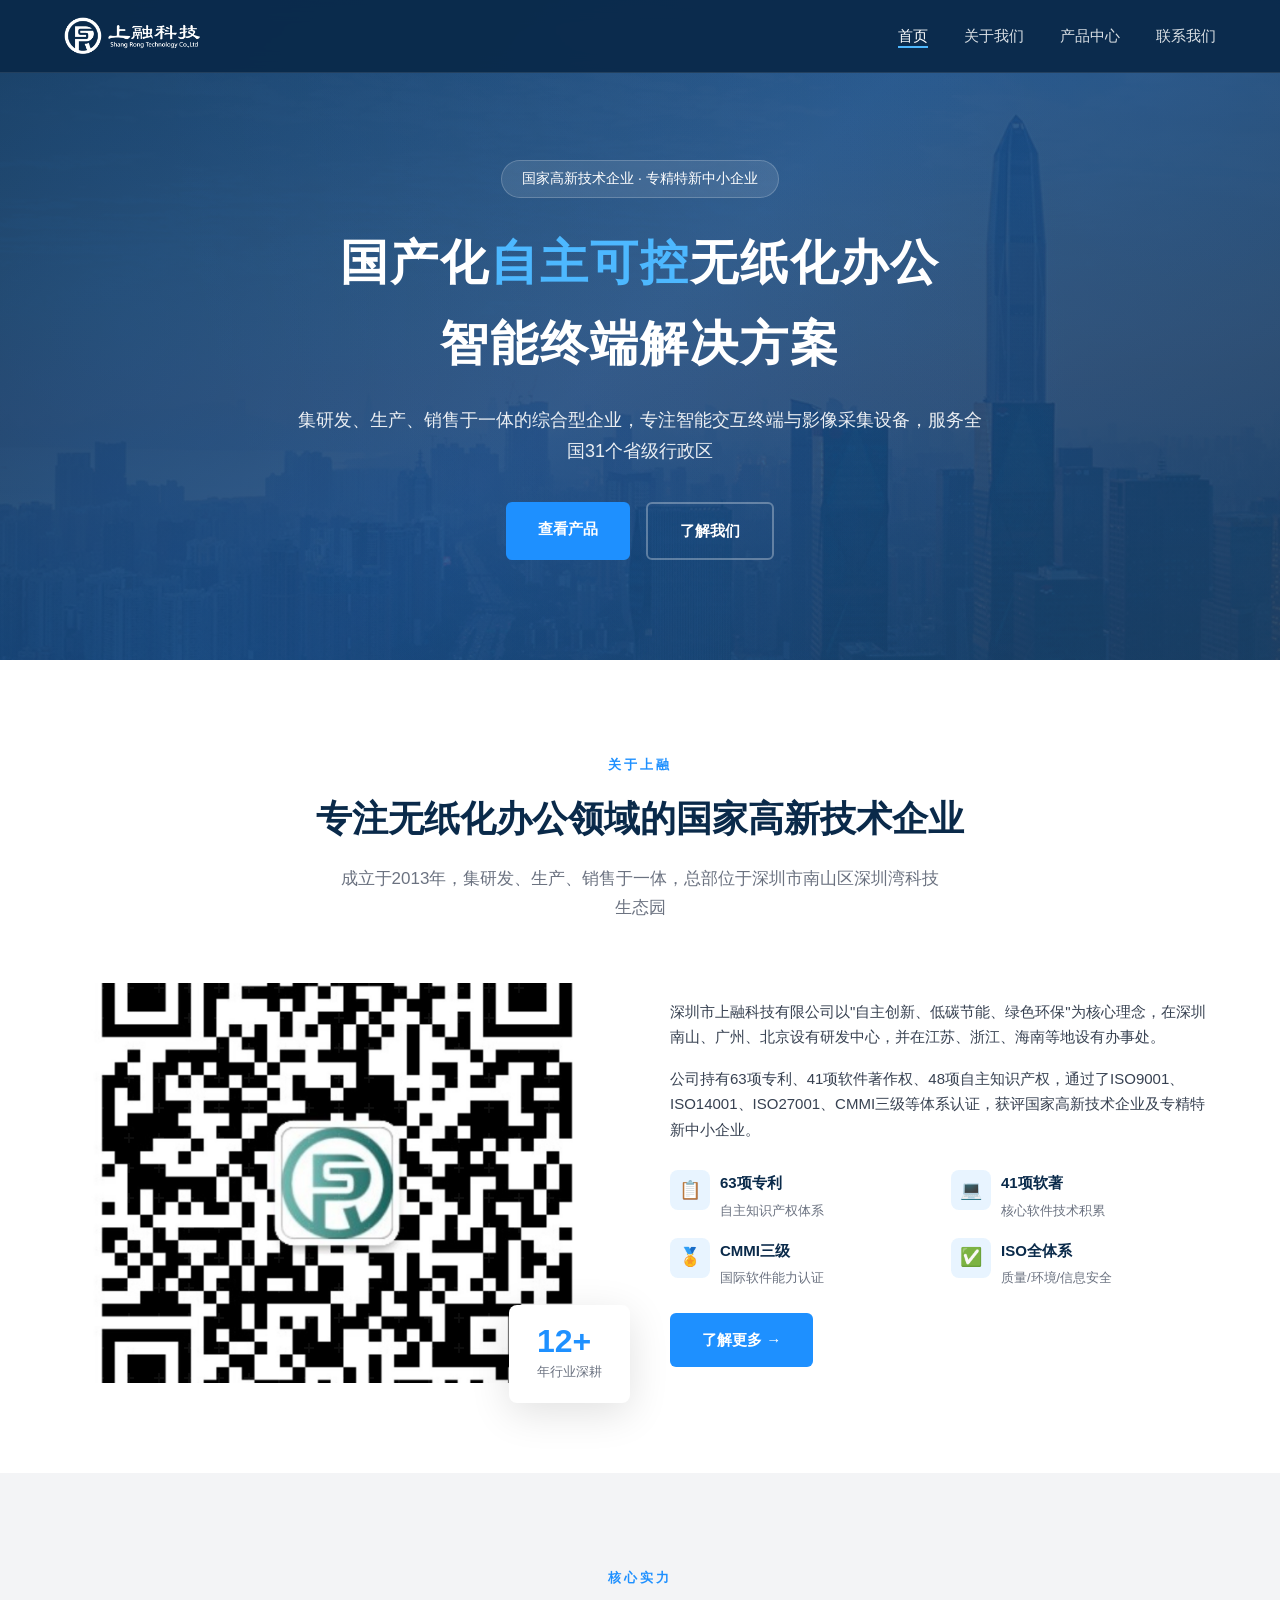
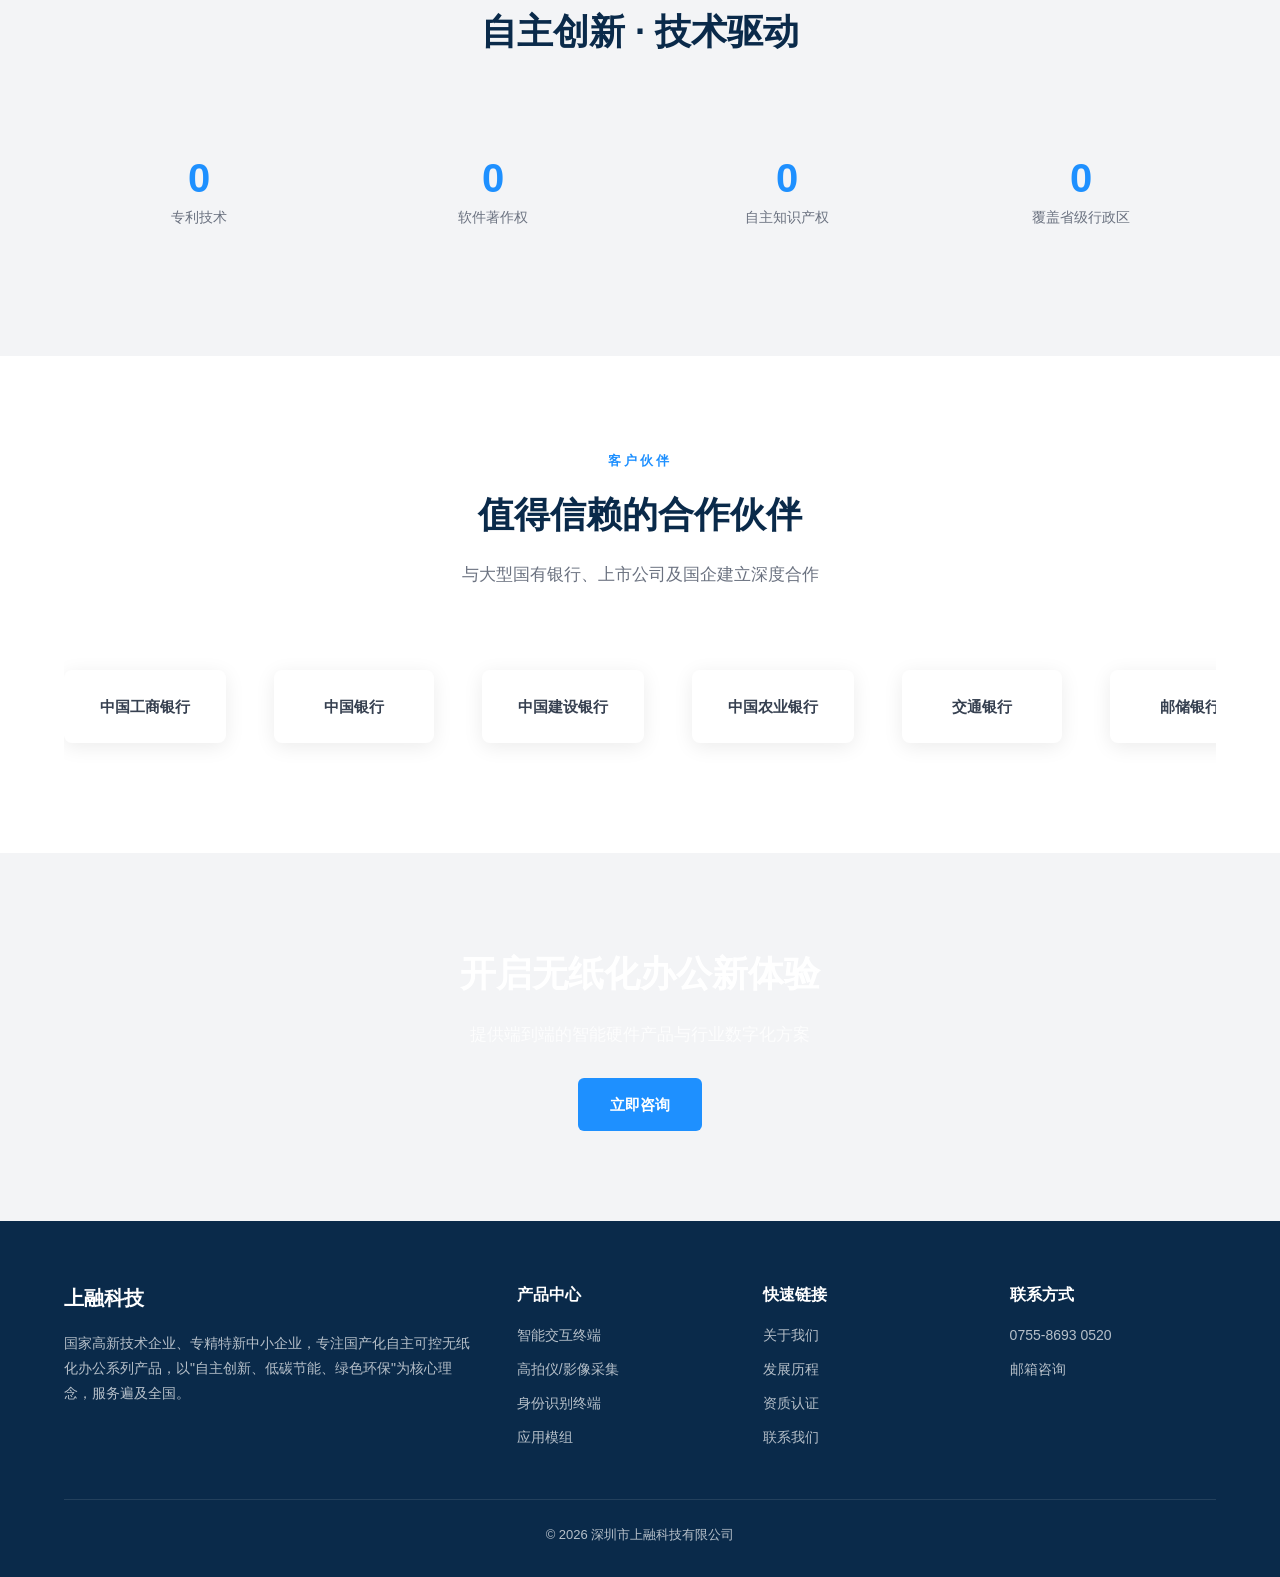
<file: index.html>
<!DOCTYPE html>
<html lang="zh-CN">
<head>
<meta charset="UTF-8">
<meta name="viewport" content="width=device-width, initial-scale=1.0">
<meta name="description" content="上融科技 - 国产化自主可控无纸化办公解决方案提供商">
<title>上融科技 | 智能无纸化办公解决方案提供商</title>
<link rel="stylesheet" href="css/style.css">
</head>
<body>

<nav class="navbar">
  <div class="container">
    <a href="index.html" class="logo">
      <img src="images/logo.png" alt="上融科技" class="logo-img">
    </a>
    <ul class="nav-links">
      <li><a href="index.html" class="active">首页</a></li>
      <li><a href="about.html">关于我们</a></li>
      <li><a href="products.html">产品中心</a></li>
      <li><a href="contact.html">联系我们</a></li>
    </ul>
  </div>
</nav>

<section class="hero" style="background: linear-gradient(135deg, rgba(10,42,74,0.92) 0%, rgba(19,64,116,0.85) 50%, rgba(26,58,92,0.92) 100%), url('images/banner.jpg') center/cover no-repeat;">
  <div class="container">
    <div class="hero-badge">国家高新技术企业 · 专精特新中小企业</div>
    <h1>国产化<span>自主可控</span>无纸化办公<br>智能终端解决方案</h1>
    <p>集研发、生产、销售于一体的综合型企业，专注智能交互终端与影像采集设备，服务全国31个省级行政区</p>
    <div class="hero-btns">
      <a href="products.html" class="btn btn-primary">查看产品</a>
      <a href="about.html" class="btn btn-outline">了解我们</a>
    </div>
  </div>
</section>

<section class="section" id="about-brief">
  <div class="container">
    <div class="section-header">
      <div class="section-label">关于上融</div>
      <h2 class="section-title">专注无纸化办公领域的国家高新技术企业</h2>
      <p class="section-desc">成立于2013年，集研发、生产、销售于一体，总部位于深圳市南山区深圳湾科技生态园</p>
    </div>
    <div class="about-grid">
      <div class="about-image">
        <div class="img-box">
          <img src="images/about-bg.jpg" alt="上融科技" style="width:100%;height:100%;object-fit:cover;">
        </div>
        <div class="stat-card">
          <div class="num">12+</div>
          <div class="label">年行业深耕</div>
        </div>
      </div>
      <div class="about-text">
        <p>深圳市上融科技有限公司以"自主创新、低碳节能、绿色环保"为核心理念，在深圳南山、广州、北京设有研发中心，并在江苏、浙江、海南等地设有办事处。</p>
        <p>公司持有63项专利、41项软件著作权、48项自主知识产权，通过了ISO9001、ISO14001、ISO27001、CMMI三级等体系认证，获评国家高新技术企业及专精特新中小企业。</p>
        <div class="about-features">
          <div class="about-feature"><span class="feat-icon">📋</span><div><h4>63项专利</h4><p>自主知识产权体系</p></div></div>
          <div class="about-feature"><span class="feat-icon">💻</span><div><h4>41项软著</h4><p>核心软件技术积累</p></div></div>
          <div class="about-feature"><span class="feat-icon">🏅</span><div><h4>CMMI三级</h4><p>国际软件能力认证</p></div></div>
          <div class="about-feature"><span class="feat-icon">✅</span><div><h4>ISO全体系</h4><p>质量/环境/信息安全</p></div></div>
        </div>
        <a href="about.html" class="btn btn-primary" style="margin-top:24px;">了解更多 →</a>
      </div>
    </div>
  </div>
</section>

<section class="section bg-gray">
  <div class="container">
    <div class="section-header">
      <div class="section-label">核心实力</div>
      <h2 class="section-title">自主创新 · 技术驱动</h2>
    </div>
    <div class="tech-grid">
      <div class="tech-card"><div class="tech-num" data-target="63">0</div><div class="tech-label">专利技术</div></div>
      <div class="tech-card"><div class="tech-num" data-target="41">0</div><div class="tech-label">软件著作权</div></div>
      <div class="tech-card"><div class="tech-num" data-target="48">0</div><div class="tech-label">自主知识产权</div></div>
      <div class="tech-card"><div class="tech-num" data-target="31">0</div><div class="tech-label">覆盖省级行政区</div></div>
    </div>
  </div>
</section>

<section class="section">
  <div class="container">
    <div class="section-header">
      <div class="section-label">客户伙伴</div>
      <h2 class="section-title">值得信赖的合作伙伴</h2>
      <p class="section-desc">与大型国有银行、上市公司及国企建立深度合作</p>
    </div>
    <div class="clients-scroll">
      <div class="clients-track">
        <span class="client-item">中国工商银行</span><span class="client-item">中国银行</span><span class="client-item">中国建设银行</span><span class="client-item">中国农业银行</span><span class="client-item">交通银行</span><span class="client-item">邮储银行</span><span class="client-item">平安银行</span><span class="client-item">太平人寿</span><span class="client-item">南天信息</span><span class="client-item">升腾资讯</span><span class="client-item">星网锐捷</span><span class="client-item">汉王鹏泰</span><span class="client-item">中国工商银行</span><span class="client-item">中国银行</span><span class="client-item">中国建设银行</span><span class="client-item">中国农业银行</span><span class="client-item">交通银行</span><span class="client-item">邮储银行</span>
      </div>
    </div>
  </div>
</section>

<section class="section bg-gray cta-section">
  <div class="container" style="text-align:center;">
    <h2 class="section-title">开启无纸化办公新体验</h2>
    <p class="section-desc" style="margin-bottom:28px;">提供端到端的智能硬件产品与行业数字化方案</p>
    <a href="contact.html" class="btn btn-primary">立即咨询</a>
  </div>
</section>

<footer class="footer">
  <div class="container">
    <div class="footer-grid">
      <div class="footer-about">
        <h3>上融科技</h3>
        <p>国家高新技术企业、专精特新中小企业，专注国产化自主可控无纸化办公系列产品，以"自主创新、低碳节能、绿色环保"为核心理念，服务遍及全国。</p>
      </div>
      <div class="footer-col">
        <h4>产品中心</h4>
        <a href="products.html">智能交互终端</a>
        <a href="products.html">高拍仪/影像采集</a>
        <a href="products.html">身份识别终端</a>
        <a href="products.html">应用模组</a>
      </div>
      <div class="footer-col">
        <h4>快速链接</h4>
        <a href="about.html">关于我们</a>
        <a href="about.html#history">发展历程</a>
        <a href="about.html#certs">资质认证</a>
        <a href="contact.html">联系我们</a>
      </div>
      <div class="footer-col">
        <h4>联系方式</h4>
        <a href="tel:0755-86930520">0755-8693 0520</a>
        <a href="mailto:business@shangrongtech.com">邮箱咨询</a>
      </div>
    </div>
    <div class="footer-bottom">
      <p>&copy; 2026 深圳市上融科技有限公司</p>
    </div>
  </div>
</footer>

<button class="back-to-top" title="返回顶部">↑</button>
<script src="js/main.js"></script>
</body>
</html>
</file>
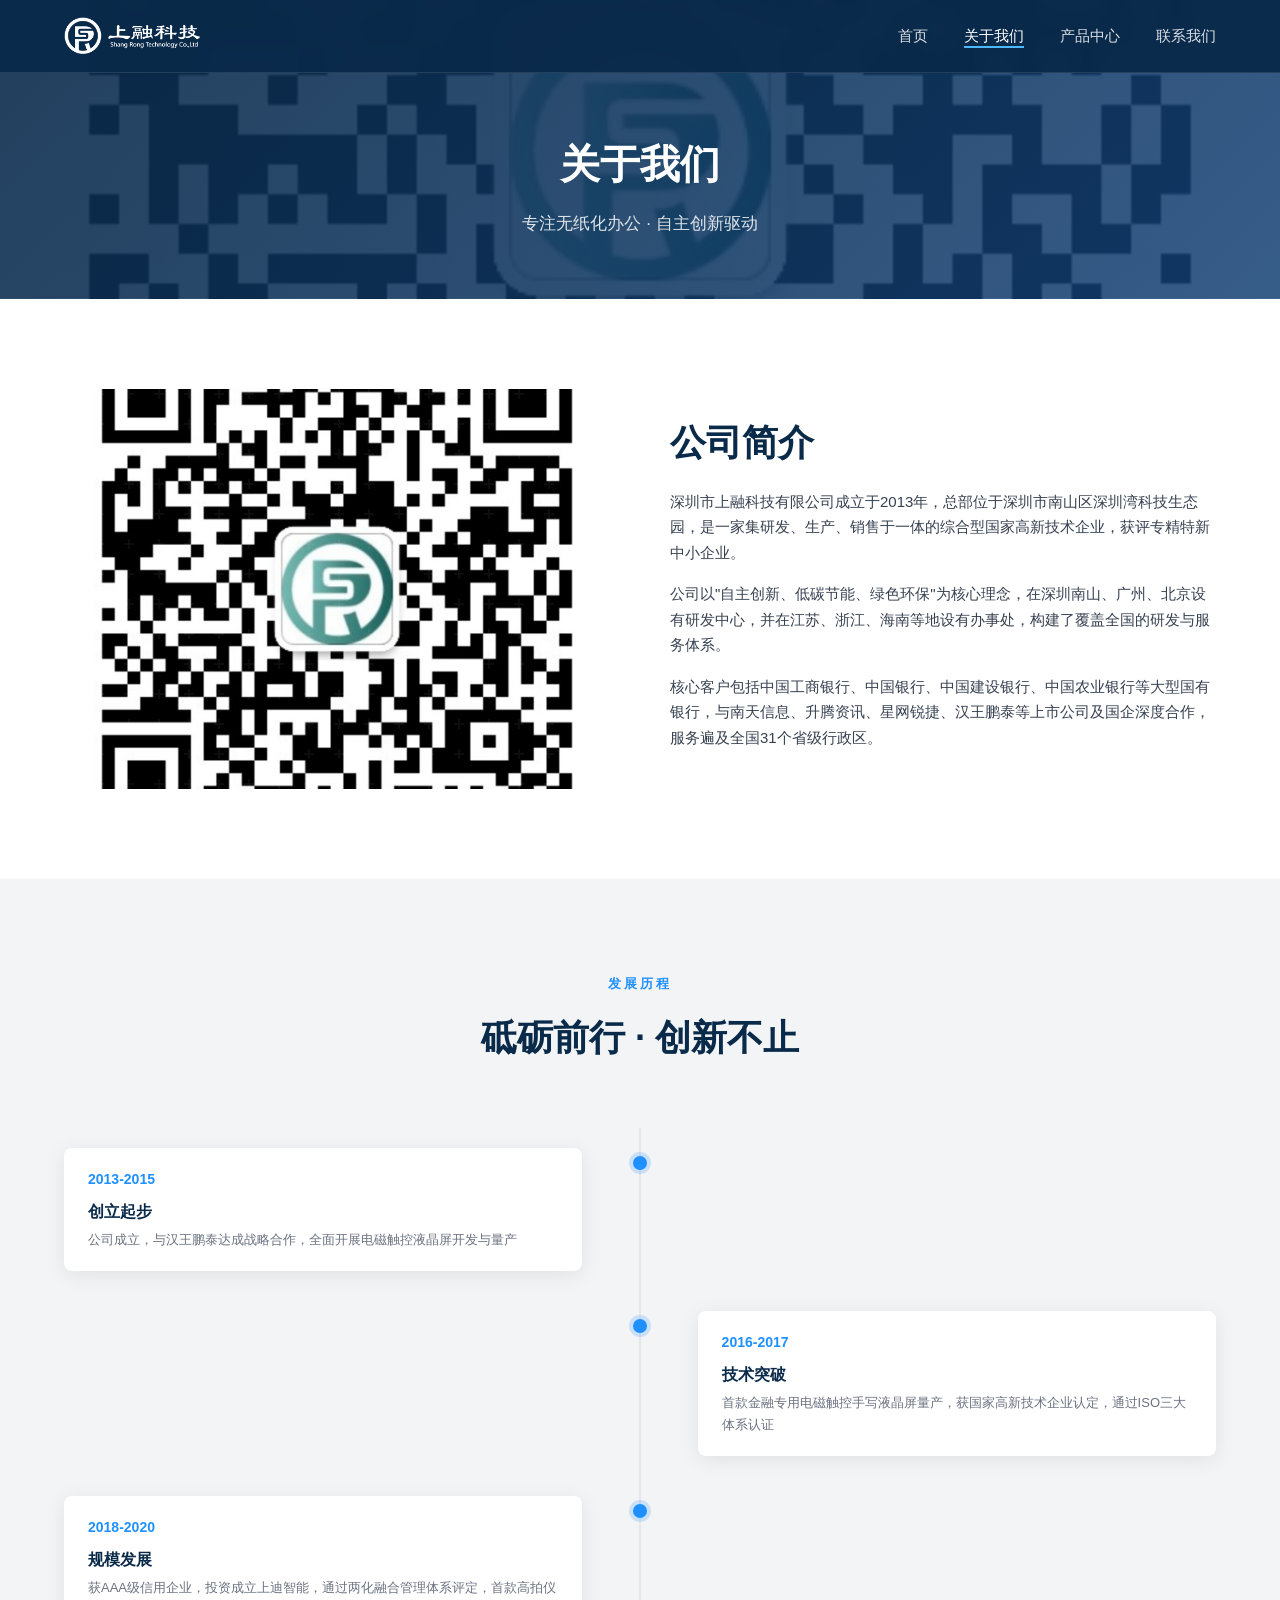
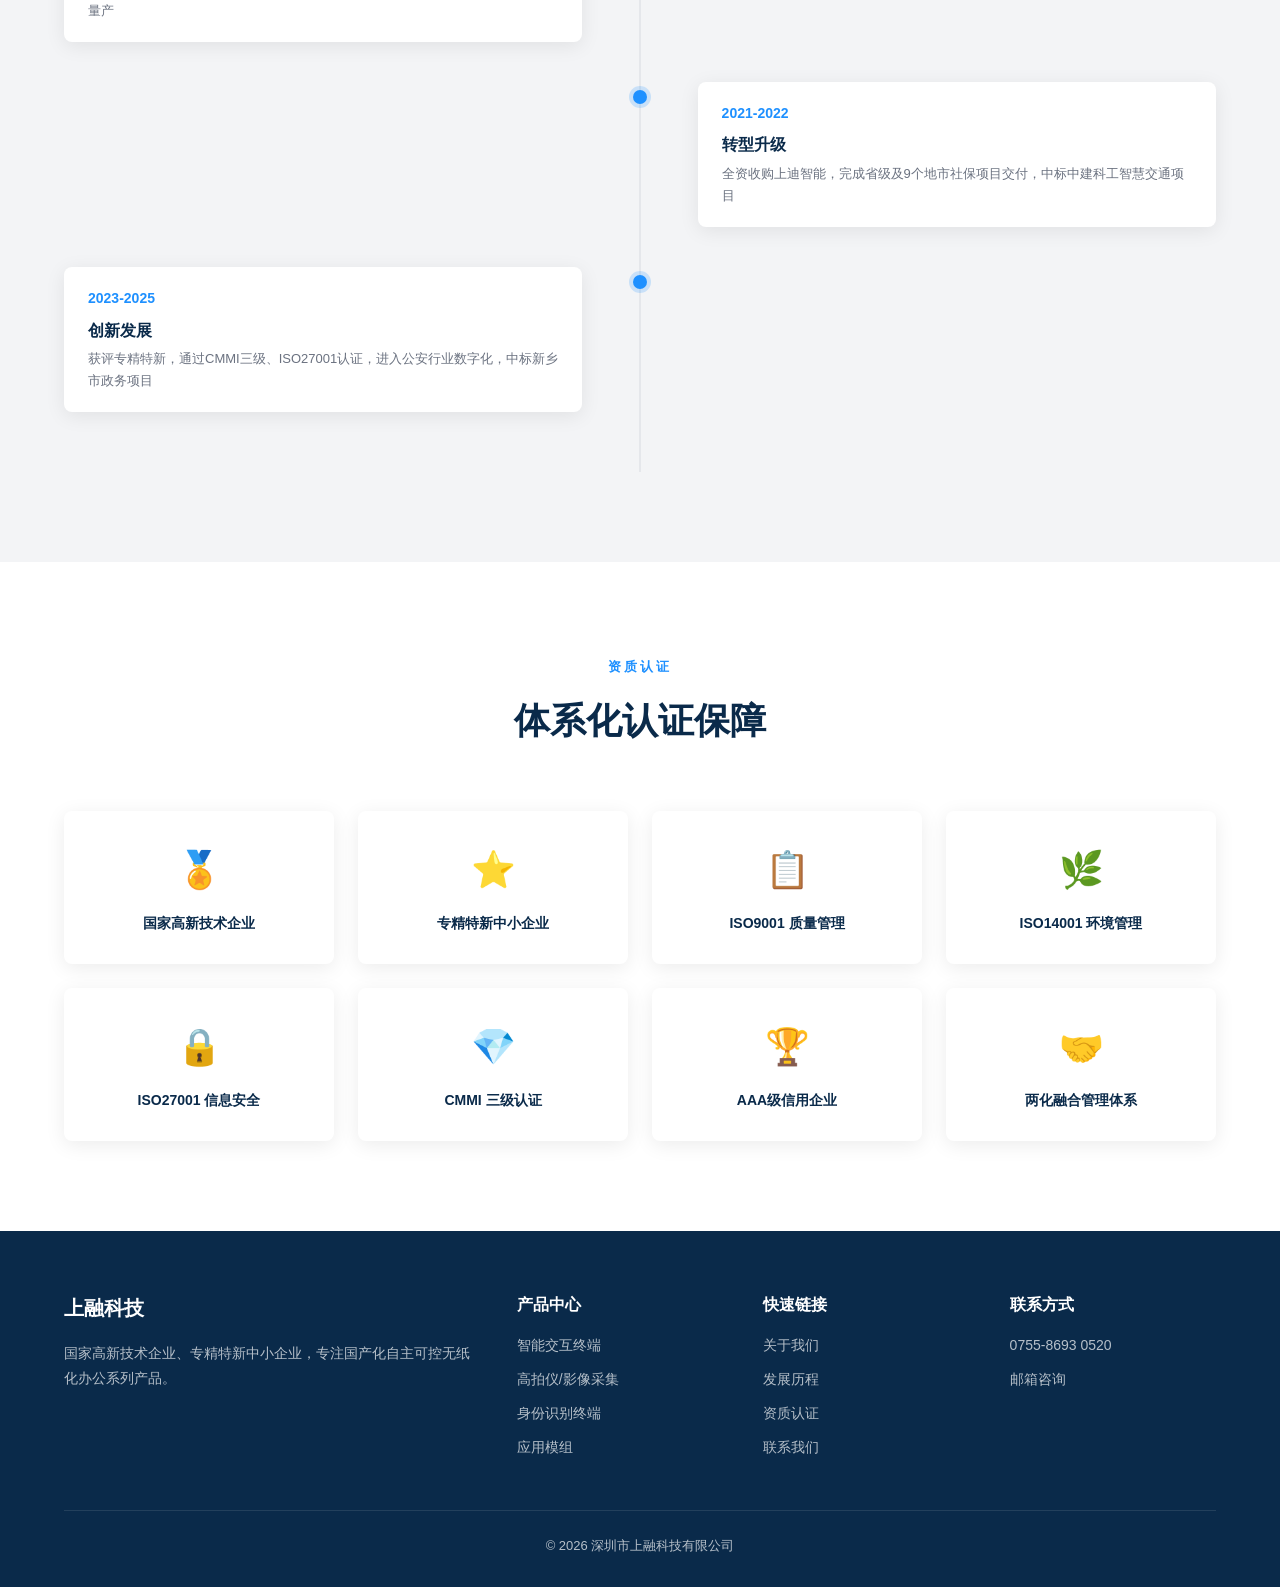
<file: about.html>
<!DOCTYPE html>
<html lang="zh-CN">
<head>
<meta charset="UTF-8">
<meta name="viewport" content="width=device-width, initial-scale=1.0">
<meta name="description" content="关于上融科技 - 公司简介、发展历程、资质荣誉">
<title>关于我们 | 上融科技</title>
<link rel="stylesheet" href="css/style.css">
</head>
<body>

<nav class="navbar">
  <div class="container">
    <a href="index.html" class="logo">
      <img src="images/logo.png" alt="上融科技" class="logo-img">
    </a>
    <ul class="nav-links">
      <li><a href="index.html">首页</a></li>
      <li><a href="about.html" class="active">关于我们</a></li>
      <li><a href="products.html">产品中心</a></li>
      <li><a href="contact.html">联系我们</a></li>
    </ul>
  </div>
</nav>

<section class="page-banner" style="background: linear-gradient(135deg, rgba(10,42,74,0.9) 0%, rgba(19,64,116,0.85) 100%), url('images/about-bg.jpg') center/cover no-repeat;">
  <div class="container">
    <h1>关于我们</h1>
    <p>专注无纸化办公 · 自主创新驱动</p>
  </div>
</section>

<section class="section">
  <div class="container">
    <div class="about-grid">
      <div class="about-image">
        <div class="img-box">
          <img src="images/5fec46cc88dbc.jpg" alt="上融科技" style="width:100%;height:100%;object-fit:cover;">
        </div>
      </div>
      <div class="about-text">
        <h2 class="section-title" style="text-align:left;">公司简介</h2>
        <p>深圳市上融科技有限公司成立于2013年，总部位于深圳市南山区深圳湾科技生态园，是一家集研发、生产、销售于一体的综合型国家高新技术企业，获评专精特新中小企业。</p>
        <p>公司以"自主创新、低碳节能、绿色环保"为核心理念，在深圳南山、广州、北京设有研发中心，并在江苏、浙江、海南等地设有办事处，构建了覆盖全国的研发与服务体系。</p>
        <p>核心客户包括中国工商银行、中国银行、中国建设银行、中国农业银行等大型国有银行，与南天信息、升腾资讯、星网锐捷、汉王鹏泰等上市公司及国企深度合作，服务遍及全国31个省级行政区。</p>
      </div>
    </div>
  </div>
</section>

<section class="section bg-gray" id="history">
  <div class="container">
    <div class="section-header">
      <div class="section-label">发展历程</div>
      <h2 class="section-title">砥砺前行 · 创新不止</h2>
    </div>
    <div class="timeline">
      <div class="timeline-item"><div class="timeline-dot"></div><div class="timeline-content"><div class="timeline-year">2013-2015</div><h4>创立起步</h4><p>公司成立，与汉王鹏泰达成战略合作，全面开展电磁触控液晶屏开发与量产</p></div></div>
      <div class="timeline-item"><div class="timeline-dot"></div><div class="timeline-content"><div class="timeline-year">2016-2017</div><h4>技术突破</h4><p>首款金融专用电磁触控手写液晶屏量产，获国家高新技术企业认定，通过ISO三大体系认证</p></div></div>
      <div class="timeline-item"><div class="timeline-dot"></div><div class="timeline-content"><div class="timeline-year">2018-2020</div><h4>规模发展</h4><p>获AAA级信用企业，投资成立上迪智能，通过两化融合管理体系评定，首款高拍仪量产</p></div></div>
      <div class="timeline-item"><div class="timeline-dot"></div><div class="timeline-content"><div class="timeline-year">2021-2022</div><h4>转型升级</h4><p>全资收购上迪智能，完成省级及9个地市社保项目交付，中标中建科工智慧交通项目</p></div></div>
      <div class="timeline-item"><div class="timeline-dot"></div><div class="timeline-content"><div class="timeline-year">2023-2025</div><h4>创新发展</h4><p>获评专精特新，通过CMMI三级、ISO27001认证，进入公安行业数字化，中标新乡市政务项目</p></div></div>
    </div>
  </div>
</section>

<section class="section" id="certs">
  <div class="container">
    <div class="section-header">
      <div class="section-label">资质认证</div>
      <h2 class="section-title">体系化认证保障</h2>
    </div>
    <div class="certs-grid">
      <div class="cert-card"><div class="cert-icon">🏅</div><h4>国家高新技术企业</h4></div>
      <div class="cert-card"><div class="cert-icon">⭐</div><h4>专精特新中小企业</h4></div>
      <div class="cert-card"><div class="cert-icon">📋</div><h4>ISO9001 质量管理</h4></div>
      <div class="cert-card"><div class="cert-icon">🌿</div><h4>ISO14001 环境管理</h4></div>
      <div class="cert-card"><div class="cert-icon">🔒</div><h4>ISO27001 信息安全</h4></div>
      <div class="cert-card"><div class="cert-icon">💎</div><h4>CMMI 三级认证</h4></div>
      <div class="cert-card"><div class="cert-icon">🏆</div><h4>AAA级信用企业</h4></div>
      <div class="cert-card"><div class="cert-icon">🤝</div><h4>两化融合管理体系</h4></div>
    </div>
  </div>
</section>

<footer class="footer">
  <div class="container">
    <div class="footer-grid">
      <div class="footer-about">
        <h3>上融科技</h3>
        <p>国家高新技术企业、专精特新中小企业，专注国产化自主可控无纸化办公系列产品。</p>
      </div>
      <div class="footer-col">
        <h4>产品中心</h4>
        <a href="products.html">智能交互终端</a>
        <a href="products.html">高拍仪/影像采集</a>
        <a href="products.html">身份识别终端</a>
        <a href="products.html">应用模组</a>
      </div>
      <div class="footer-col">
        <h4>快速链接</h4>
        <a href="about.html">关于我们</a>
        <a href="about.html#history">发展历程</a>
        <a href="about.html#certs">资质认证</a>
        <a href="contact.html">联系我们</a>
      </div>
      <div class="footer-col">
        <h4>联系方式</h4>
        <a href="tel:0755-86930520">0755-8693 0520</a>
        <a href="mailto:business@shangrongtech.com">邮箱咨询</a>
      </div>
    </div>
    <div class="footer-bottom">
      <p>&copy; 2026 深圳市上融科技有限公司</p>
    </div>
  </div>
</footer>

<button class="back-to-top" title="返回顶部">↑</button>
<script src="js/main.js"></script>
</body>
</html>
</file>
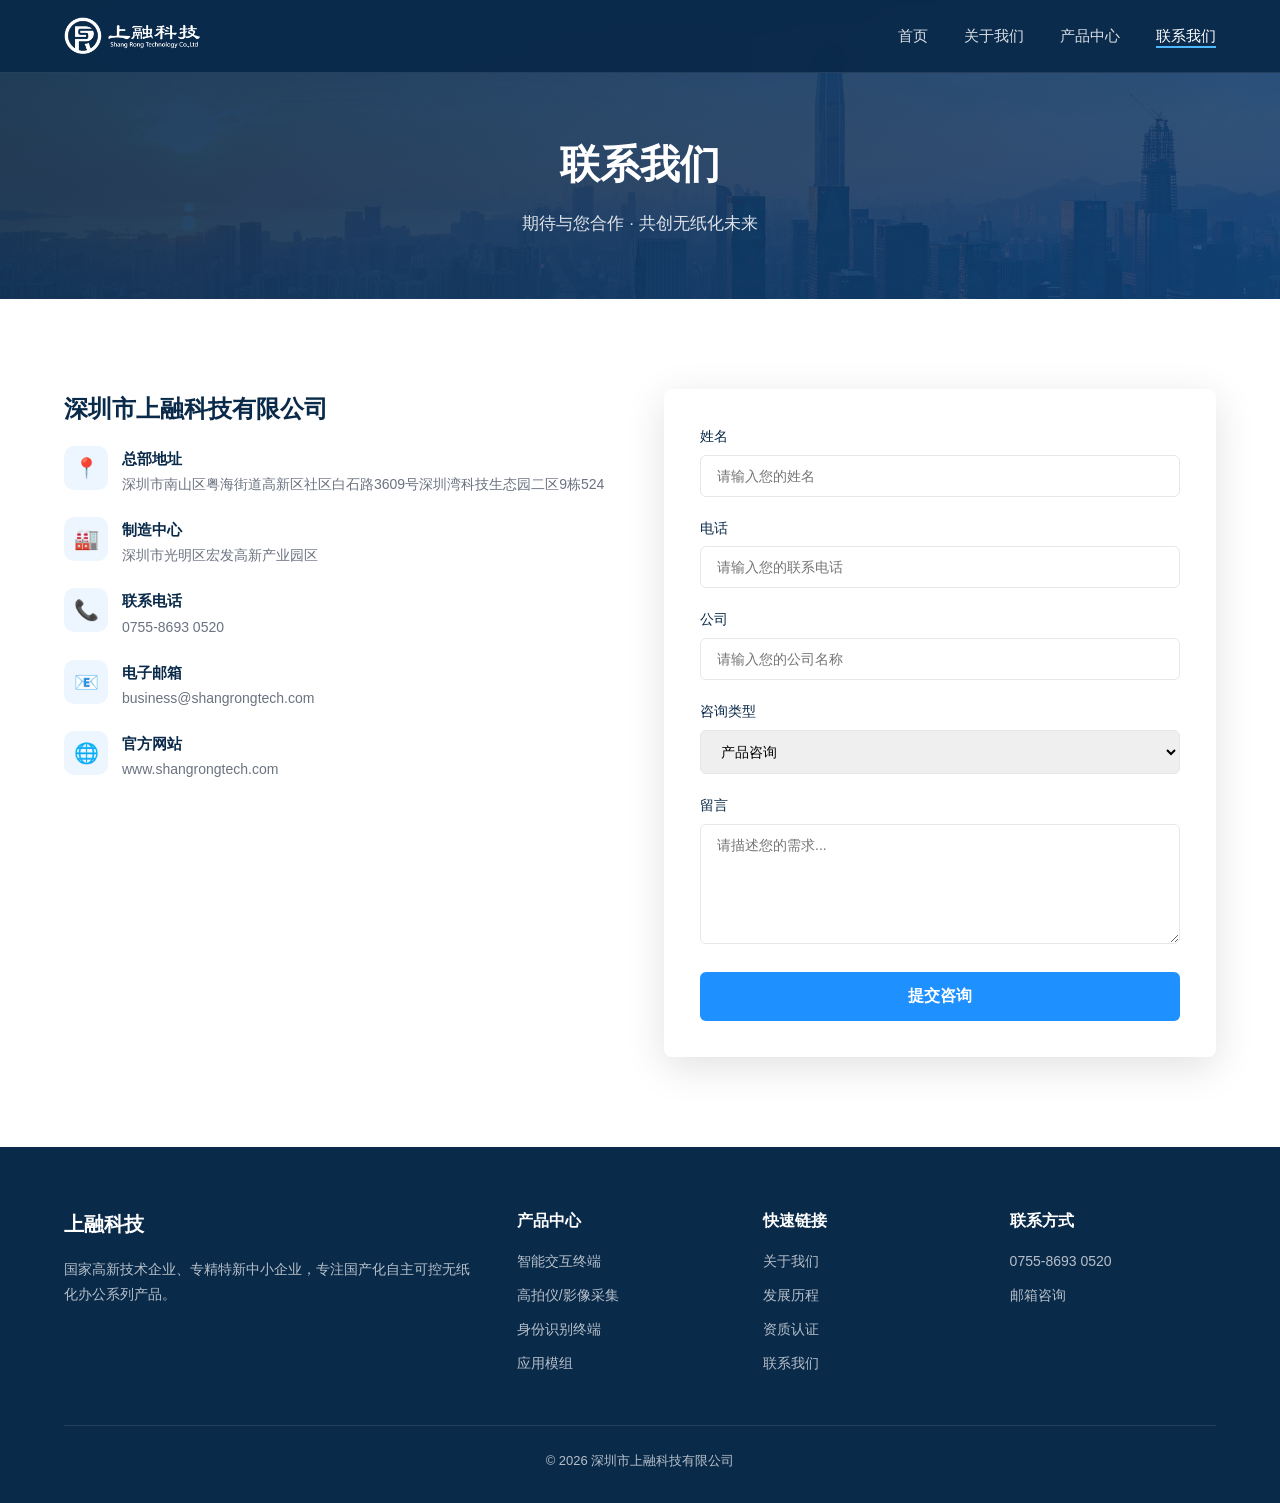
<file: contact.html>
<!DOCTYPE html>
<html lang="zh-CN">
<head>
<meta charset="UTF-8">
<meta name="viewport" content="width=device-width, initial-scale=1.0">
<meta name="description" content="联系上融科技 - 商务合作咨询">
<title>联系我们 | 上融科技</title>
<link rel="stylesheet" href="css/style.css">
</head>
<body>

<nav class="navbar">
  <div class="container">
    <a href="index.html" class="logo">
      <img src="images/logo.png" alt="上融科技" class="logo-img">
    </a>
    <ul class="nav-links">
      <li><a href="index.html">首页</a></li>
      <li><a href="about.html">关于我们</a></li>
      <li><a href="products.html">产品中心</a></li>
      <li><a href="contact.html" class="active">联系我们</a></li>
    </ul>
  </div>
</nav>

<section class="page-banner" style="background: linear-gradient(135deg, rgba(10,42,74,0.9) 0%, rgba(19,64,116,0.85) 100%), url('images/5fec3e77b7811.jpg') center/cover no-repeat;">
  <div class="container">
    <h1>联系我们</h1>
    <p>期待与您合作 · 共创无纸化未来</p>
  </div>
</section>

<section class="section" id="contact">
  <div class="container">
    <div class="contact-grid">
      <div class="contact-info">
        <h3>深圳市上融科技有限公司</h3>
        <div class="contact-info-item">
          <span class="c-icon">📍</span>
          <div><h4>总部地址</h4><p>深圳市南山区粤海街道高新区社区白石路3609号深圳湾科技生态园二区9栋524</p></div>
        </div>
        <div class="contact-info-item">
          <span class="c-icon">🏭</span>
          <div><h4>制造中心</h4><p>深圳市光明区宏发高新产业园区</p></div>
        </div>
        <div class="contact-info-item">
          <span class="c-icon">📞</span>
          <div><h4>联系电话</h4><p>0755-8693 0520</p></div>
        </div>
        <div class="contact-info-item">
          <span class="c-icon">📧</span>
          <div><h4>电子邮箱</h4><p>business@shangrongtech.com</p></div>
        </div>
        <div class="contact-info-item">
          <span class="c-icon">🌐</span>
          <div><h4>官方网站</h4><p>www.shangrongtech.com</p></div>
        </div>
      </div>
      <form class="contact-form">
        <div class="form-group"><label>姓名</label><input type="text" placeholder="请输入您的姓名" required></div>
        <div class="form-group"><label>电话</label><input type="tel" placeholder="请输入您的联系电话" required></div>
        <div class="form-group"><label>公司</label><input type="text" placeholder="请输入您的公司名称"></div>
        <div class="form-group"><label>咨询类型</label>
          <select style="width:100%;padding:12px 16px;border:1px solid #e5e7eb;border-radius:6px;font-size:14px;font-family:inherit;">
            <option>产品咨询</option>
            <option>商务合作</option>
            <option>技术支持</option>
            <option>其他</option>
          </select>
        </div>
        <div class="form-group"><label>留言</label><textarea placeholder="请描述您的需求..." required></textarea></div>
        <button type="submit" class="btn-submit">提交咨询</button>
      </form>
    </div>
  </div>
</section>

<footer class="footer">
  <div class="container">
    <div class="footer-grid">
      <div class="footer-about">
        <h3>上融科技</h3>
        <p>国家高新技术企业、专精特新中小企业，专注国产化自主可控无纸化办公系列产品。</p>
      </div>
      <div class="footer-col">
        <h4>产品中心</h4>
        <a href="products.html">智能交互终端</a>
        <a href="products.html">高拍仪/影像采集</a>
        <a href="products.html">身份识别终端</a>
        <a href="products.html">应用模组</a>
      </div>
      <div class="footer-col">
        <h4>快速链接</h4>
        <a href="about.html">关于我们</a>
        <a href="about.html#history">发展历程</a>
        <a href="about.html#certs">资质认证</a>
        <a href="contact.html">联系我们</a>
      </div>
      <div class="footer-col">
        <h4>联系方式</h4>
        <a href="tel:0755-86930520">0755-8693 0520</a>
        <a href="mailto:business@shangrongtech.com">邮箱咨询</a>
      </div>
    </div>
    <div class="footer-bottom">
      <p>&copy; 2026 深圳市上融科技有限公司</p>
    </div>
  </div>
</footer>

<button class="back-to-top" title="返回顶部">↑</button>
<script src="js/main.js"></script>
</body>
</html>
</file>
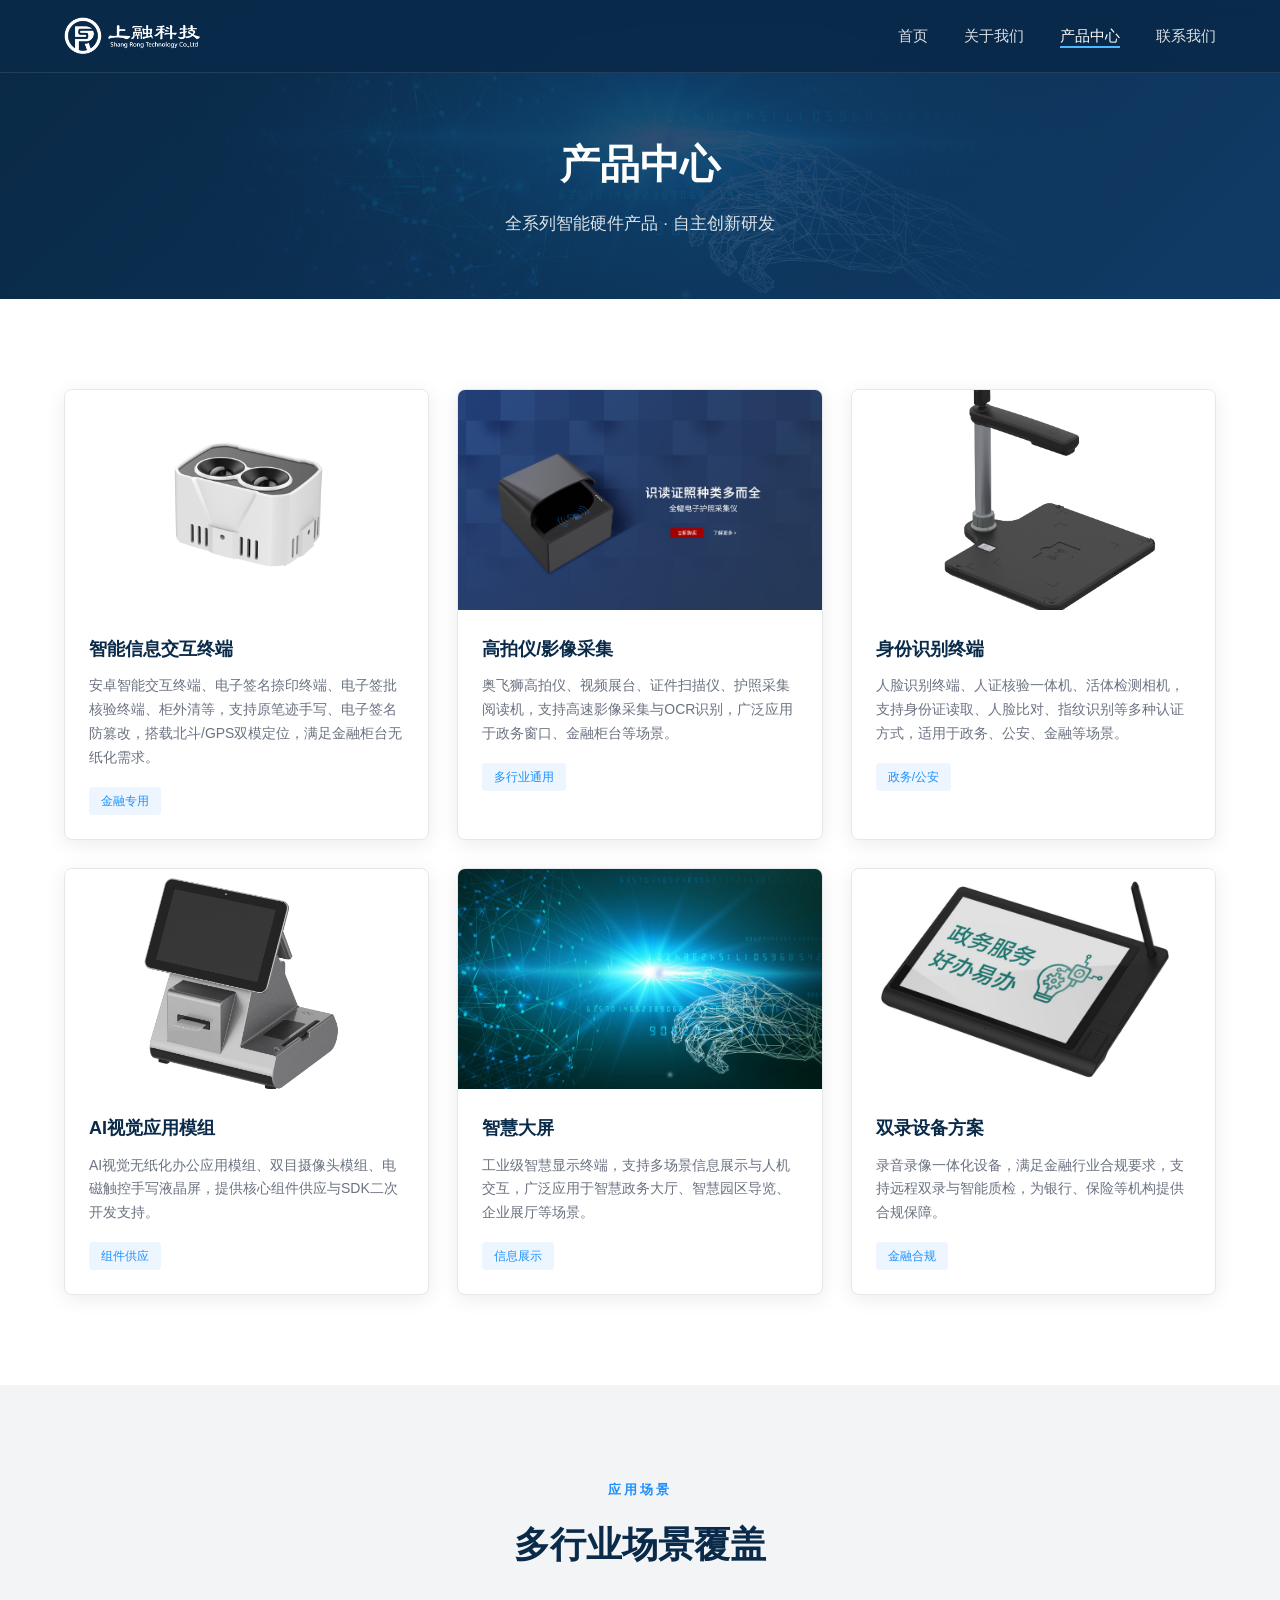
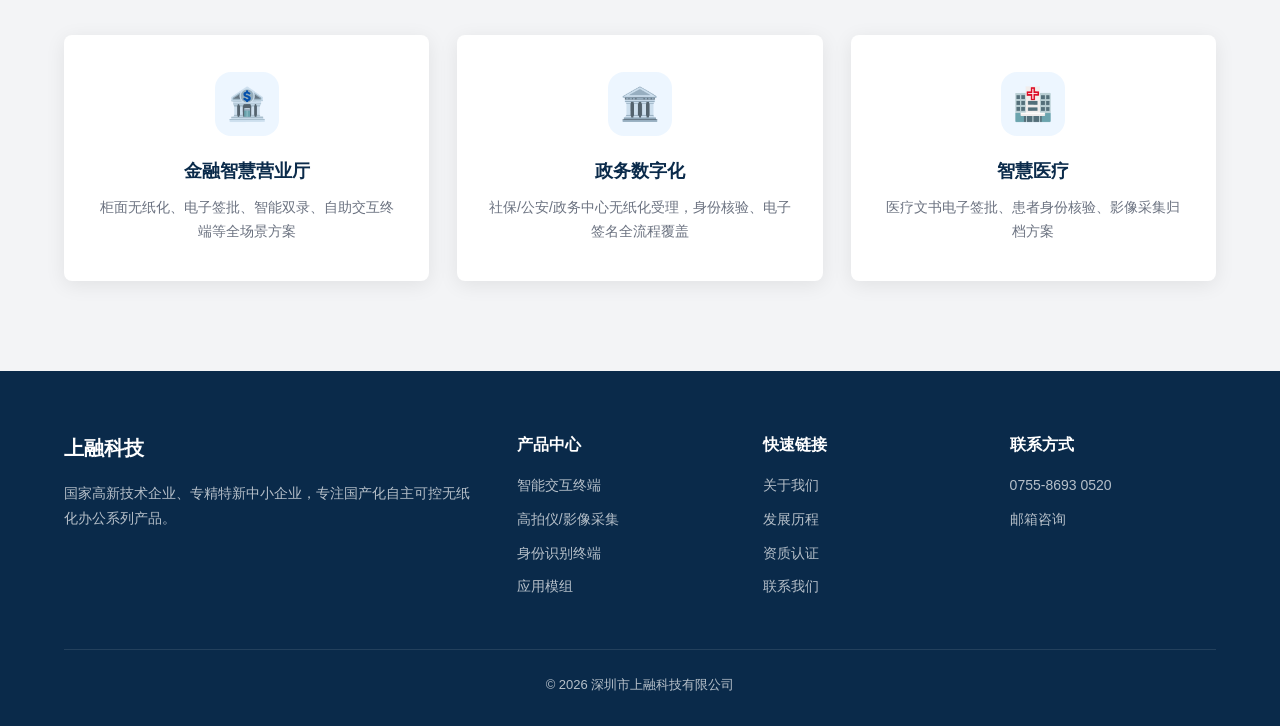
<file: products.html>
<!DOCTYPE html>
<html lang="zh-CN">
<head>
<meta charset="UTF-8">
<meta name="viewport" content="width=device-width, initial-scale=1.0">
<meta name="description" content="上融科技产品中心 - 智能交互终端、高拍仪、身份识别终端、应用模组">
<title>产品中心 | 上融科技</title>
<link rel="stylesheet" href="css/style.css">
</head>
<body>

<nav class="navbar">
  <div class="container">
    <a href="index.html" class="logo">
      <img src="images/logo.png" alt="上融科技" class="logo-img">
    </a>
    <ul class="nav-links">
      <li><a href="index.html">首页</a></li>
      <li><a href="about.html">关于我们</a></li>
      <li><a href="products.html" class="active">产品中心</a></li>
      <li><a href="contact.html">联系我们</a></li>
    </ul>
  </div>
</nav>

<section class="page-banner" style="background: linear-gradient(135deg, rgba(10,42,74,0.9) 0%, rgba(19,64,116,0.85) 100%), url('images/5fec411ae8c2e.jpg') center/cover no-repeat;">
  <div class="container">
    <h1>产品中心</h1>
    <p>全系列智能硬件产品 · 自主创新研发</p>
  </div>
</section>

<section class="section">
  <div class="container">
    <div class="products-grid">
      <div class="product-card">
        <div class="product-img"><img src="images/6007d602a09d5.jpg" alt="智能信息交互终端"></div>
        <div class="product-body">
          <h3>智能信息交互终端</h3>
          <p>安卓智能交互终端、电子签名捺印终端、电子签批核验终端、柜外清等，支持原笔迹手写、电子签名防篡改，搭载北斗/GPS双模定位，满足金融柜台无纸化需求。</p>
          <span class="product-tag">金融专用</span>
        </div>
      </div>
      <div class="product-card">
        <div class="product-img"><img src="images/60acc39a22074.jpg" alt="高拍仪影像采集"></div>
        <div class="product-body">
          <h3>高拍仪/影像采集</h3>
          <p>奥飞狮高拍仪、视频展台、证件扫描仪、护照采集阅读机，支持高速影像采集与OCR识别，广泛应用于政务窗口、金融柜台等场景。</p>
          <span class="product-tag">多行业通用</span>
        </div>
      </div>
      <div class="product-card">
        <div class="product-img"><img src="images/600d2d12209c2.jpg" alt="身份识别终端"></div>
        <div class="product-body">
          <h3>身份识别终端</h3>
          <p>人脸识别终端、人证核验一体机、活体检测相机，支持身份证读取、人脸比对、指纹识别等多种认证方式，适用于政务、公安、金融等场景。</p>
          <span class="product-tag">政务/公安</span>
        </div>
      </div>
      <div class="product-card">
        <div class="product-img"><img src="images/601bbed827a7e.jpg" alt="AI视觉应用模组"></div>
        <div class="product-body">
          <h3>AI视觉应用模组</h3>
          <p>AI视觉无纸化办公应用模组、双目摄像头模组、电磁触控手写液晶屏，提供核心组件供应与SDK二次开发支持。</p>
          <span class="product-tag">组件供应</span>
        </div>
      </div>
      <div class="product-card">
        <div class="product-img"><img src="images/5fec411ae8c2e.jpg" alt="智慧大屏"></div>
        <div class="product-body">
          <h3>智慧大屏</h3>
          <p>工业级智慧显示终端，支持多场景信息展示与人机交互，广泛应用于智慧政务大厅、智慧园区导览、企业展厅等场景。</p>
          <span class="product-tag">信息展示</span>
        </div>
      </div>
      <div class="product-card">
        <div class="product-img"><img src="images/6061408c24e18.jpg" alt="双录设备方案"></div>
        <div class="product-body">
          <h3>双录设备方案</h3>
          <p>录音录像一体化设备，满足金融行业合规要求，支持远程双录与智能质检，为银行、保险等机构提供合规保障。</p>
          <span class="product-tag">金融合规</span>
        </div>
      </div>
    </div>
  </div>
</section>

<section class="section bg-gray">
  <div class="container">
    <div class="section-header">
      <div class="section-label">应用场景</div>
      <h2 class="section-title">多行业场景覆盖</h2>
    </div>
    <div class="solutions-grid">
      <div class="solution-card">
        <div class="solution-icon">🏦</div>
        <h3>金融智慧营业厅</h3>
        <p>柜面无纸化、电子签批、智能双录、自助交互终端等全场景方案</p>
      </div>
      <div class="solution-card">
        <div class="solution-icon">🏛️</div>
        <h3>政务数字化</h3>
        <p>社保/公安/政务中心无纸化受理，身份核验、电子签名全流程覆盖</p>
      </div>
      <div class="solution-card">
        <div class="solution-icon">🏥</div>
        <h3>智慧医疗</h3>
        <p>医疗文书电子签批、患者身份核验、影像采集归档方案</p>
      </div>
    </div>
  </div>
</section>

<footer class="footer">
  <div class="container">
    <div class="footer-grid">
      <div class="footer-about">
        <h3>上融科技</h3>
        <p>国家高新技术企业、专精特新中小企业，专注国产化自主可控无纸化办公系列产品。</p>
      </div>
      <div class="footer-col">
        <h4>产品中心</h4>
        <a href="products.html">智能交互终端</a>
        <a href="products.html">高拍仪/影像采集</a>
        <a href="products.html">身份识别终端</a>
        <a href="products.html">应用模组</a>
      </div>
      <div class="footer-col">
        <h4>快速链接</h4>
        <a href="about.html">关于我们</a>
        <a href="about.html#history">发展历程</a>
        <a href="about.html#certs">资质认证</a>
        <a href="contact.html">联系我们</a>
      </div>
      <div class="footer-col">
        <h4>联系方式</h4>
        <a href="tel:0755-86930520">0755-8693 0520</a>
        <a href="mailto:business@shangrongtech.com">邮箱咨询</a>
      </div>
    </div>
    <div class="footer-bottom">
      <p>&copy; 2026 深圳市上融科技有限公司</p>
    </div>
  </div>
</footer>

<button class="back-to-top" title="返回顶部">↑</button>
<script src="js/main.js"></script>
</body>
</html>
</file>
<file: css/style.css>
/* ===== 上融科技企业官网样式 ===== */
:root {
  --primary: #0a2a4a;
  --primary-light: #134074;
  --accent: #1e90ff;
  --accent-light: #4db8ff;
  --dark: #111827;
  --gray-900: #1a1a2e;
  --gray-700: #374151;
  --gray-500: #6b7280;
  --gray-200: #e5e7eb;
  --gray-100: #f3f4f6;
  --white: #ffffff;
  --gradient: linear-gradient(135deg, #0a2a4a 0%, #134074 50%, #1a3a5c 100%);
  --shadow: 0 4px 20px rgba(0,0,0,0.08);
  --shadow-lg: 0 10px 40px rgba(0,0,0,0.12);
  --radius: 8px;
  --transition: all 0.3s ease;
}

* { margin: 0; padding: 0; box-sizing: border-box; }

html { scroll-behavior: smooth; }

body {
  font-family: -apple-system, BlinkMacSystemFont, 'Segoe UI', 'PingFang SC', 'Microsoft YaHei', sans-serif;
  color: var(--gray-700);
  line-height: 1.7;
  font-size: 16px;
  background: var(--white);
}

a { text-decoration: none; color: inherit; }
ul { list-style: none; }
img { max-width: 100%; display: block; }

.container { max-width: 1200px; margin: 0 auto; padding: 0 24px; }

/* ===== 导航栏 ===== */
.navbar {
  position: fixed; top: 0; left: 0; right: 0; z-index: 1000;
  background: rgba(10, 42, 74, 0.95);
  backdrop-filter: blur(10px);
  border-bottom: 1px solid rgba(255,255,255,0.1);
  transition: var(--transition);
}
.navbar.scrolled { background: rgba(10, 42, 74, 0.98); box-shadow: var(--shadow-lg); }
.navbar .container { display: flex; align-items: center; justify-content: space-between; height: 72px; }
.logo { display: flex; align-items: center; gap: 12px; color: var(--white); font-size: 22px; font-weight: 700; letter-spacing: 1px; }
.logo-img { height: 38px; width: auto; display: block; }
.nav-links { display: flex; gap: 36px; }
.nav-links a { color: rgba(255,255,255,0.85); font-size: 15px; transition: var(--transition); position: relative; }
.nav-links a:hover { color: var(--accent-light); }
.nav-links a::after { content: ''; position: absolute; bottom: -4px; left: 0; width: 0; height: 2px; background: var(--accent-light); transition: width 0.3s; }
.nav-links a:hover::after { width: 100%; }
.nav-links a.active { color: #fff; }
.nav-links a.active::after { width: 100%; }

/* ===== 页面横幅 ===== */
.page-banner { padding: 130px 0 60px; background-size: cover !important; background-position: center !important; color: var(--white); text-align: center; }
.page-banner h1 { font-size: 40px; font-weight: 800; margin-bottom: 12px; }
.page-banner p { font-size: 17px; opacity: 0.85; }

/* ===== CTA ===== */
.cta-section { background: var(--gradient); color: var(--white); }
.cta-section .section-title { color: #fff; }
.cta-section .section-desc { color: rgba(255,255,255,0.8); }

/* ===== Hero ===== */
.hero {
  padding: 160px 0 100px;
  background: var(--gradient);
  position: relative; overflow: hidden;
  color: var(--white); text-align: center;
}
.hero::before {
  content: ''; position: absolute; top: -50%; left: -50%; width: 200%; height: 200%;
  background: radial-gradient(circle at 30% 50%, rgba(30,144,255,0.15) 0%, transparent 50%),
              radial-gradient(circle at 70% 30%, rgba(30,144,255,0.1) 0%, transparent 50%);
  animation: heroPulse 8s ease-in-out infinite;
}
@keyframes heroPulse {
  0%, 100% { transform: scale(1); }
  50% { transform: scale(1.05); }
}
.hero .container { position: relative; z-index: 1; }
.hero-badge { display: inline-block; padding: 6px 20px; background: rgba(255,255,255,0.1); border: 1px solid rgba(255,255,255,0.2); border-radius: 20px; font-size: 14px; margin-bottom: 24px; }
.hero h1 { font-size: 48px; font-weight: 800; margin-bottom: 20px; letter-spacing: 2px; }
.hero h1 span { color: var(--accent-light); }
.hero p { font-size: 18px; max-width: 700px; margin: 0 auto 36px; opacity: 0.9; }
.hero-btns { display: flex; gap: 16px; justify-content: center; flex-wrap: wrap; }
.btn { display: inline-block; padding: 14px 32px; border-radius: 6px; font-size: 15px; font-weight: 600; cursor: pointer; transition: var(--transition); border: none; }
.btn-primary { background: var(--accent); color: #fff; }
.btn-primary:hover { background: var(--accent-light); transform: translateY(-2px); box-shadow: 0 6px 20px rgba(30,144,255,0.4); }
.btn-outline { background: transparent; color: #fff; border: 2px solid rgba(255,255,255,0.3); }
.btn-outline:hover { border-color: #fff; transform: translateY(-2px); }

/* ===== 通用区块 ===== */
.section { padding: 90px 0; }
.section-header { text-align: center; margin-bottom: 60px; }
.section-label { display: inline-block; font-size: 13px; color: var(--accent); font-weight: 600; letter-spacing: 3px; text-transform: uppercase; margin-bottom: 12px; }
.section-title { font-size: 36px; font-weight: 700; color: var(--primary); margin-bottom: 16px; }
.section-desc { font-size: 17px; color: var(--gray-500); max-width: 600px; margin: 0 auto; }
.bg-gray { background: var(--gray-100); }

/* ===== 公司简介 ===== */
.about-grid { display: grid; grid-template-columns: 1fr 1fr; gap: 60px; align-items: center; }
.about-image { position: relative; }
.about-image .img-box { background: var(--gradient); border-radius: 12px; height: 400px; display: flex; align-items: center; justify-content: center; position: relative; overflow: hidden; }
.about-image .img-box::after { content: ''; position: absolute; inset: 0; background: url("data:image/svg+xml,%3Csvg width='60' height='60' viewBox='0 0 60 60' xmlns='http://www.w3.org/2000/svg'%3E%3Cg fill='none' fill-rule='evenodd'%3E%3Cg fill='%23ffffff' fill-opacity='0.05'%3E%3Cpath d='M36 34v-4h-2v4h-4v2h4v4h2v-4h4v-2h-4zm0-30V0h-2v4h-4v2h4v4h2V6h4V4h-4zM6 34v-4H4v4H0v2h4v4h2v-4h4v-2H6zM6 4V0H4v4H0v2h4v4h2V6h4V4H6z'/%3E%3C/g%3E%3C/g%3E%3C/svg%3E"); }
.about-image .img-box .icon-large { font-size: 80px; color: rgba(255,255,255,0.3); }
.about-image .stat-card { position: absolute; bottom: -20px; right: -20px; background: var(--white); padding: 20px 28px; border-radius: var(--radius); box-shadow: var(--shadow-lg); }
.stat-card .num { font-size: 32px; font-weight: 800; color: var(--accent); line-height: 1; }
.stat-card .label { font-size: 13px; color: var(--gray-500); margin-top: 4px; }
.about-text .section-title { text-align: left; }
.about-text p { margin-bottom: 16px; font-size: 15px; }
.about-features { display: grid; grid-template-columns: 1fr 1fr; gap: 16px; margin-top: 28px; }
.about-feature { display: flex; align-items: flex-start; gap: 10px; }
.about-feature .feat-icon { width: 40px; height: 40px; background: rgba(30,144,255,0.1); border-radius: 8px; display: flex; align-items: center; justify-content: center; font-size: 18px; flex-shrink: 0; }
.about-feature h4 { font-size: 15px; color: var(--primary); margin-bottom: 4px; }
.about-feature p { font-size: 13px; color: var(--gray-500); margin: 0; }

/* ===== 产品中心 ===== */
.products-grid { display: grid; grid-template-columns: repeat(3, 1fr); gap: 28px; }
.product-card {
  background: var(--white); border-radius: var(--radius);
  box-shadow: var(--shadow); overflow: hidden;
  transition: var(--transition); border: 1px solid var(--gray-200);
}
.product-card:hover { transform: translateY(-6px); box-shadow: var(--shadow-lg); }
.product-img { height: 220px; background: var(--gradient); display: flex; align-items: center; justify-content: center; position: relative; overflow: hidden; }
.product-img img { width: 100%; height: 100%; object-fit: cover; display: block; transition: transform 0.4s ease; }
.product-card:hover .product-img img { transform: scale(1.05); }
.product-img .prod-icon { font-size: 64px; color: rgba(255,255,255,0.3); }
.product-body { padding: 24px; }
.product-body h3 { font-size: 18px; color: var(--primary); margin-bottom: 10px; }
.product-body p { font-size: 14px; color: var(--gray-500); margin-bottom: 16px; }
.product-tag { display: inline-block; padding: 4px 12px; background: rgba(30,144,255,0.08); color: var(--accent); border-radius: 4px; font-size: 12px; font-weight: 500; }

/* ===== 解决方案 ===== */
.solutions-grid { display: grid; grid-template-columns: repeat(3, 1fr); gap: 28px; }
.solution-card {
  background: var(--white); padding: 36px 28px; border-radius: var(--radius);
  box-shadow: var(--shadow); text-align: center; transition: var(--transition);
  border: 1px solid transparent;
}
.solution-card:hover { border-color: var(--accent); transform: translateY(-4px); }
.solution-icon { width: 64px; height: 64px; background: rgba(30,144,255,0.08); border-radius: 16px; display: flex; align-items: center; justify-content: center; font-size: 32px; margin: 0 auto 20px; }
.solution-card h3 { font-size: 18px; color: var(--primary); margin-bottom: 10px; }
.solution-card p { font-size: 14px; color: var(--gray-500); }

/* ===== 核心技术 ===== */
.tech-grid { display: grid; grid-template-columns: repeat(4, 1fr); gap: 24px; }
.tech-card { text-align: center; padding: 36px 20px; }
.tech-card .tech-num { font-size: 40px; font-weight: 800; color: var(--accent); line-height: 1; }
.tech-card .tech-plus { font-size: 20px; color: var(--accent); }
.tech-card .tech-label { font-size: 14px; color: var(--gray-500); margin-top: 8px; }

/* ===== 发展历程 ===== */
.timeline { position: relative; padding: 20px 0; }
.timeline::before { content: ''; position: absolute; left: 50%; top: 0; bottom: 0; width: 2px; background: var(--gray-200); transform: translateX(-50%); }
.timeline-item { display: flex; align-items: flex-start; margin-bottom: 40px; position: relative; }
.timeline-item:nth-child(odd) { flex-direction: row; }
.timeline-item:nth-child(even) { flex-direction: row-reverse; }
.timeline-dot { width: 14px; height: 14px; background: var(--accent); border-radius: 50%; position: absolute; left: 50%; top: 8px; transform: translateX(-50%); z-index: 1; box-shadow: 0 0 0 4px rgba(30,144,255,0.2); }
.timeline-content { width: 45%; padding: 20px 24px; background: var(--white); border-radius: var(--radius); box-shadow: var(--shadow); }
.timeline-item:nth-child(odd) .timeline-content { margin-right: auto; }
.timeline-item:nth-child(even) .timeline-content { margin-left: auto; }
.timeline-year { font-size: 14px; font-weight: 700; color: var(--accent); margin-bottom: 6px; }
.timeline-content h4 { font-size: 16px; color: var(--primary); margin-bottom: 4px; }
.timeline-content p { font-size: 13px; color: var(--gray-500); }

/* ===== 客户与伙伴 ===== */
.clients-scroll { overflow: hidden; padding: 20px 0; }
.clients-track { display: flex; gap: 48px; animation: scroll 25s linear infinite; }
@keyframes scroll { 0% { transform: translateX(0); } 100% { transform: translateX(-50%); } }
.client-item { flex-shrink: 0; padding: 24px 36px; background: var(--white); border-radius: var(--radius); box-shadow: var(--shadow); display: flex; align-items: center; justify-content: center; font-size: 15px; font-weight: 600; color: var(--gray-700); min-width: 160px; text-align: center; }

/* ===== 资质认证 ===== */
.certs-grid { display: grid; grid-template-columns: repeat(4, 1fr); gap: 24px; }
.cert-card { background: var(--white); padding: 28px 20px; border-radius: var(--radius); box-shadow: var(--shadow); text-align: center; transition: var(--transition); }
.cert-card:hover { transform: translateY(-4px); }
.cert-icon { font-size: 36px; margin-bottom: 12px; }
.cert-card h4 { font-size: 14px; color: var(--primary); }

/* ===== 联系我们 ===== */
.contact-grid { display: grid; grid-template-columns: 1fr 1fr; gap: 48px; }
.contact-info h3 { font-size: 24px; color: var(--primary); margin-bottom: 16px; }
.contact-info-item { display: flex; gap: 14px; margin-bottom: 20px; }
.contact-info-item .c-icon { width: 44px; height: 44px; background: rgba(30,144,255,0.08); border-radius: 10px; display: flex; align-items: center; justify-content: center; font-size: 20px; flex-shrink: 0; }
.contact-info-item h4 { font-size: 15px; color: var(--primary); margin-bottom: 2px; }
.contact-info-item p { font-size: 14px; color: var(--gray-500); }
.contact-form { background: var(--white); padding: 36px; border-radius: var(--radius); box-shadow: var(--shadow-lg); }
.form-group { margin-bottom: 20px; }
.form-group label { display: block; font-size: 14px; font-weight: 500; color: var(--primary); margin-bottom: 6px; }
.form-group input, .form-group textarea { width: 100%; padding: 12px 16px; border: 1px solid var(--gray-200); border-radius: 6px; font-size: 14px; transition: var(--transition); font-family: inherit; }
.form-group input:focus, .form-group textarea:focus { outline: none; border-color: var(--accent); box-shadow: 0 0 0 3px rgba(30,144,255,0.1); }
.form-group textarea { height: 120px; resize: vertical; }
.btn-submit { width: 100%; padding: 14px; background: var(--accent); color: #fff; border: none; border-radius: 6px; font-size: 16px; font-weight: 600; cursor: pointer; transition: var(--transition); }
.btn-submit:hover { background: var(--primary); }

/* ===== Footer ===== */
.footer { background: var(--primary); color: rgba(255,255,255,0.7); padding: 60px 0 30px; }
.footer-grid { display: grid; grid-template-columns: 2fr 1fr 1fr 1fr; gap: 40px; margin-bottom: 40px; }
.footer-about h3 { color: #fff; font-size: 20px; margin-bottom: 16px; }
.footer-about p { font-size: 14px; line-height: 1.8; }
.footer-col h4 { color: #fff; font-size: 16px; margin-bottom: 16px; }
.footer-col a { display: block; font-size: 14px; margin-bottom: 10px; transition: var(--transition); }
.footer-col a:hover { color: var(--accent-light); }
.footer-bottom { border-top: 1px solid rgba(255,255,255,0.1); padding-top: 24px; text-align: center; font-size: 13px; }

/* ===== 返回顶部 ===== */
.back-to-top { position: fixed; bottom: 30px; right: 30px; width: 44px; height: 44px; background: var(--accent); color: #fff; border-radius: 50%; display: flex; align-items: center; justify-content: center; cursor: pointer; z-index: 999; opacity: 0; visibility: hidden; transition: var(--transition); box-shadow: var(--shadow); font-size: 20px; border: none; }
.back-to-top.show { opacity: 1; visibility: visible; }
.back-to-top:hover { background: var(--primary); transform: translateY(-3px); }

/* ===== 响应式 ===== */
@media (max-width: 1024px) {
  .about-grid { grid-template-columns: 1fr; }
  .products-grid, .solutions-grid { grid-template-columns: repeat(2, 1fr); }
  .tech-grid { grid-template-columns: repeat(2, 1fr); }
  .certs-grid { grid-template-columns: repeat(2, 1fr); }
  .footer-grid { grid-template-columns: 1fr 1fr; }
}



@media (max-width: 768px) {
  .nav-links { display: none; }
  .hero h1 { font-size: 32px; }
  .section-title { font-size: 28px; }
  .products-grid, .solutions-grid { grid-template-columns: 1fr; }
  .tech-grid { grid-template-columns: repeat(2, 1fr); }
  .timeline::before { left: 20px; }
  .timeline-item { flex-direction: column !important; padding-left: 40px; }
  .timeline-dot { left: 20px; }
  .timeline-content { width: 100% !important; }
  .contact-grid { grid-template-columns: 1fr; }
  .footer-grid { grid-template-columns: 1fr; }
}
</file>
